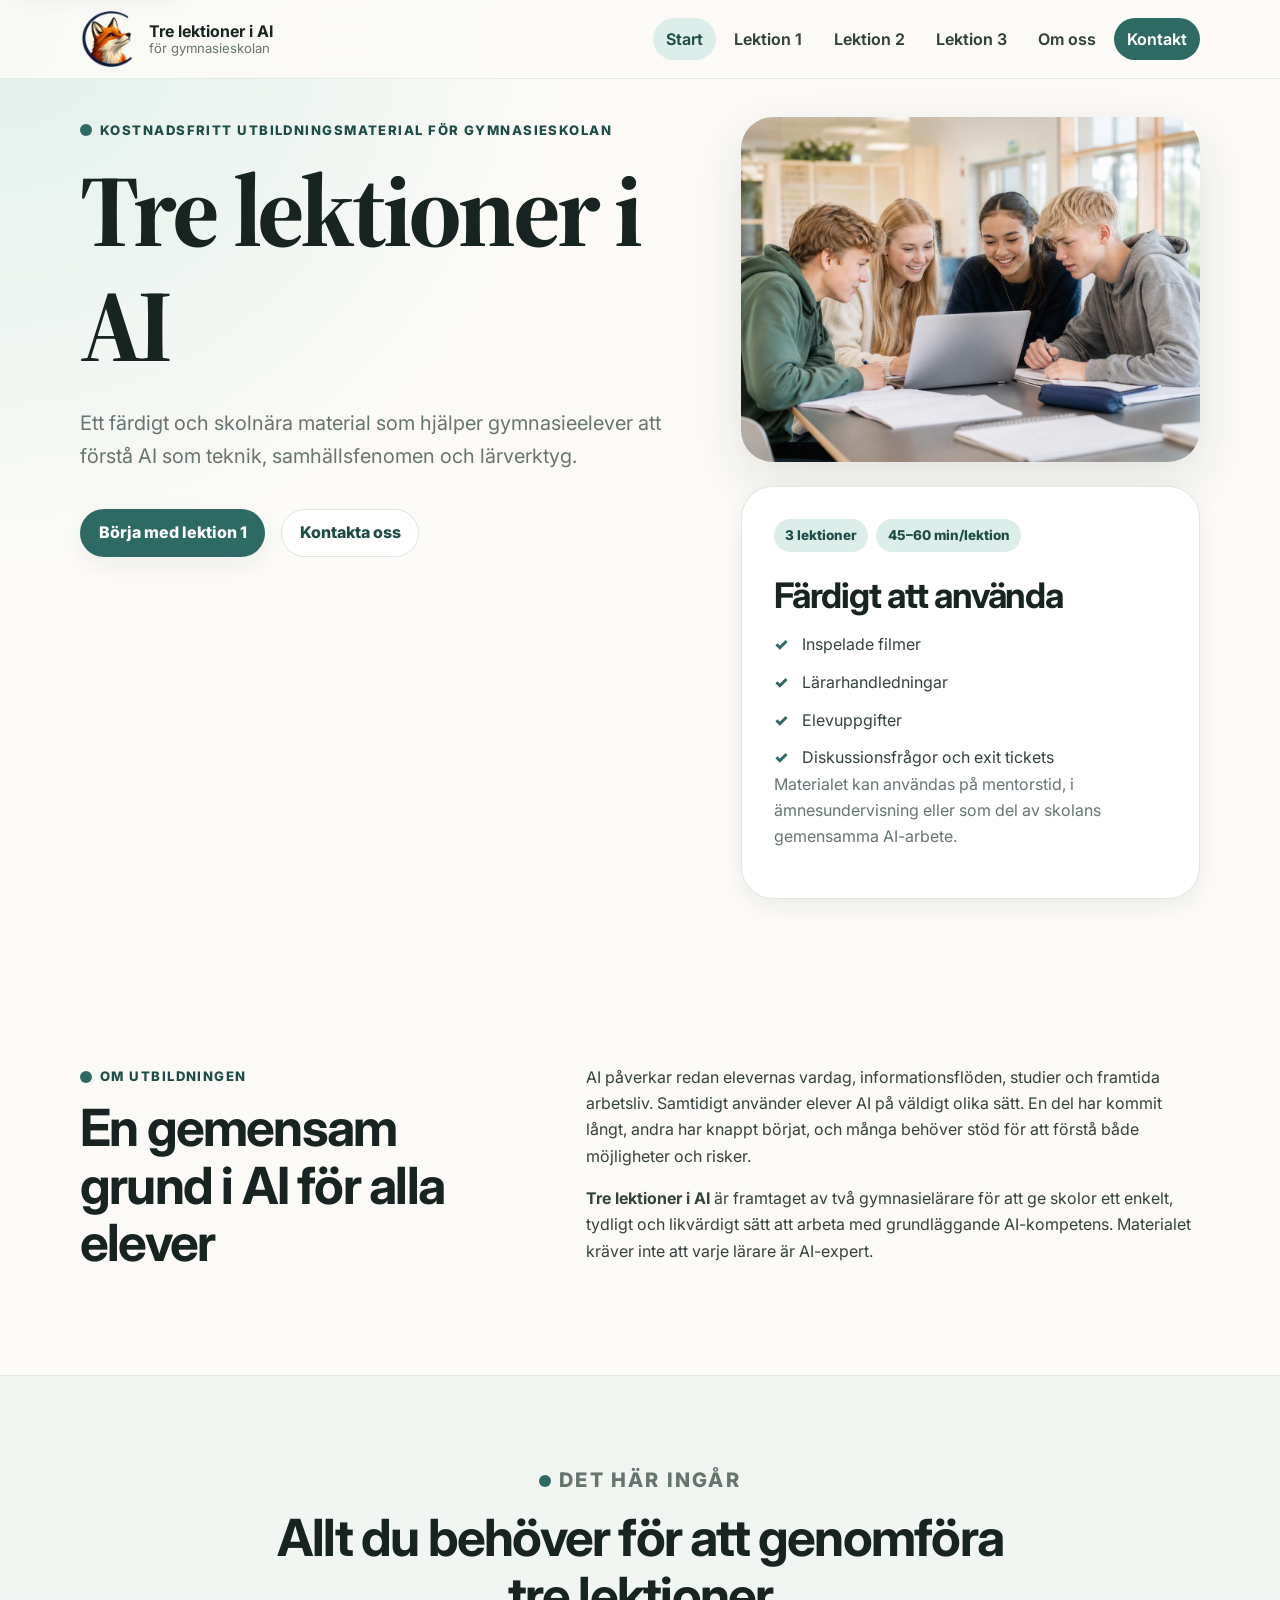
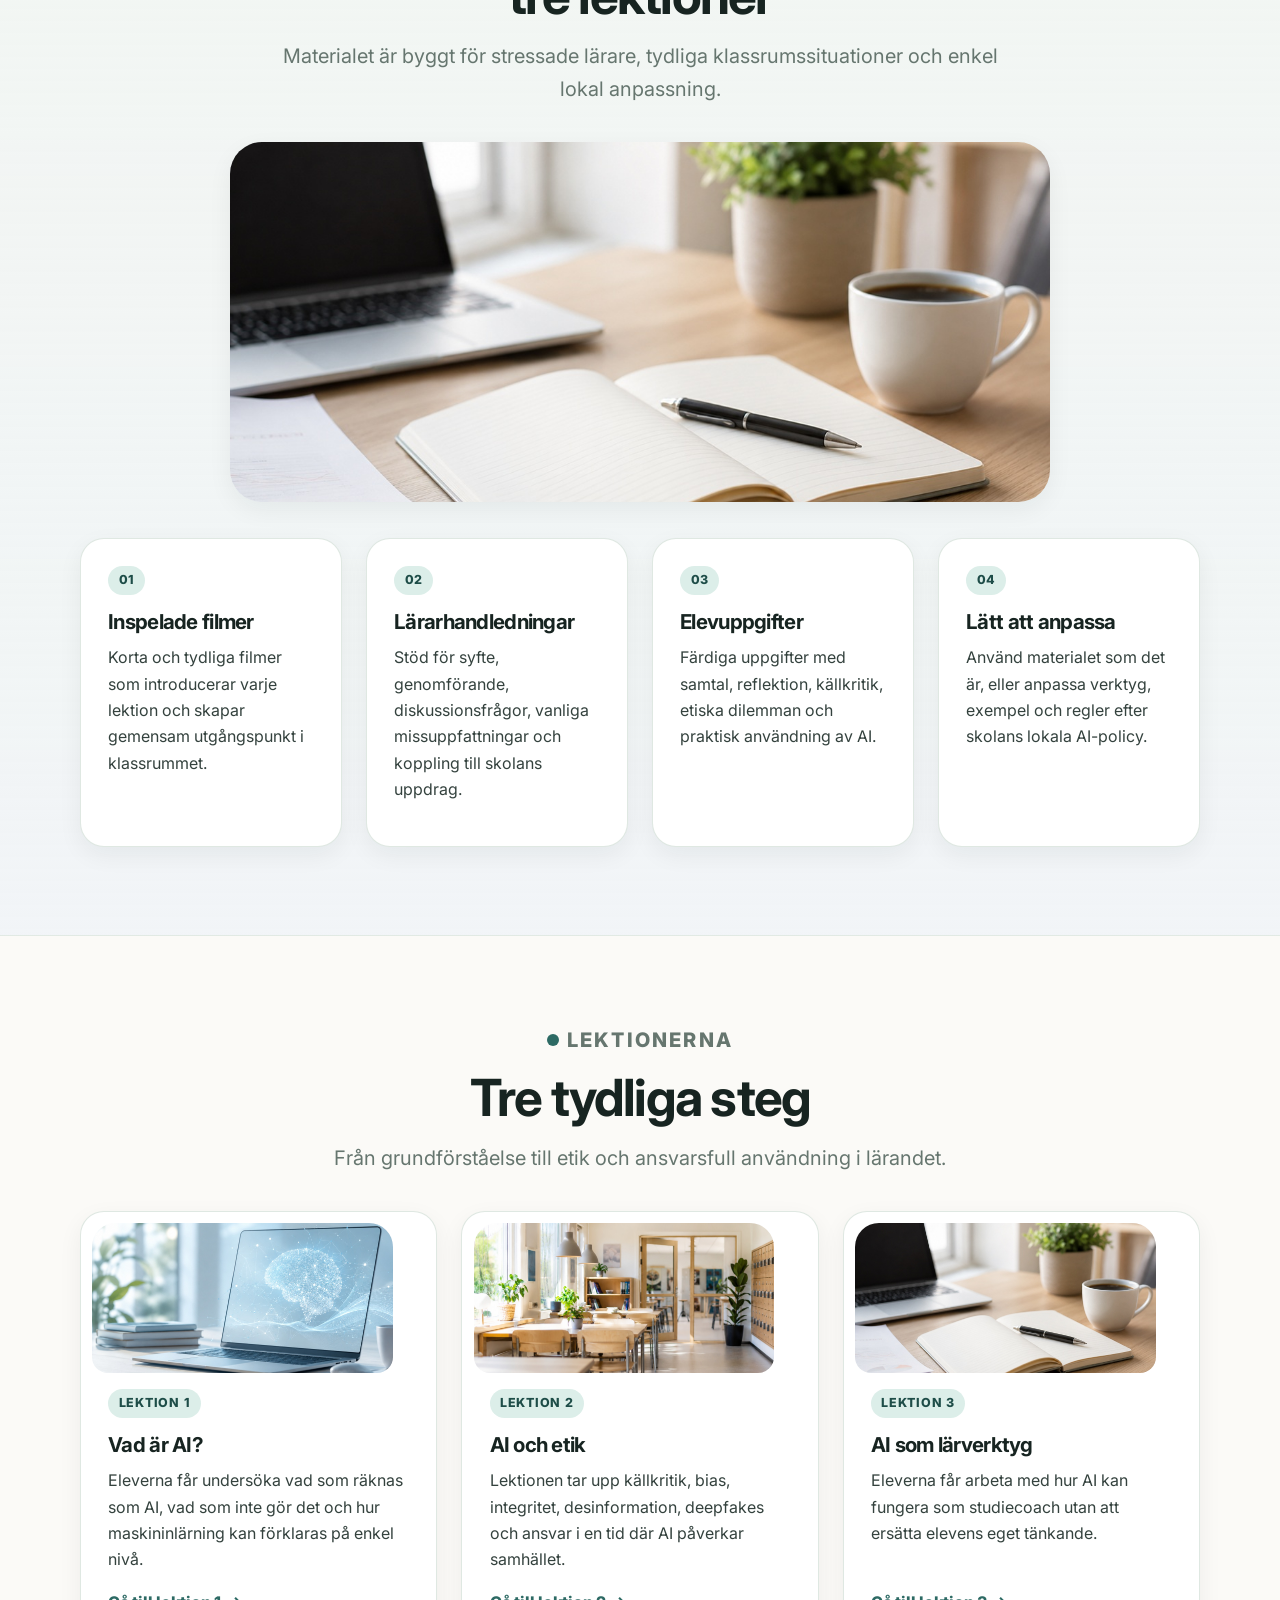
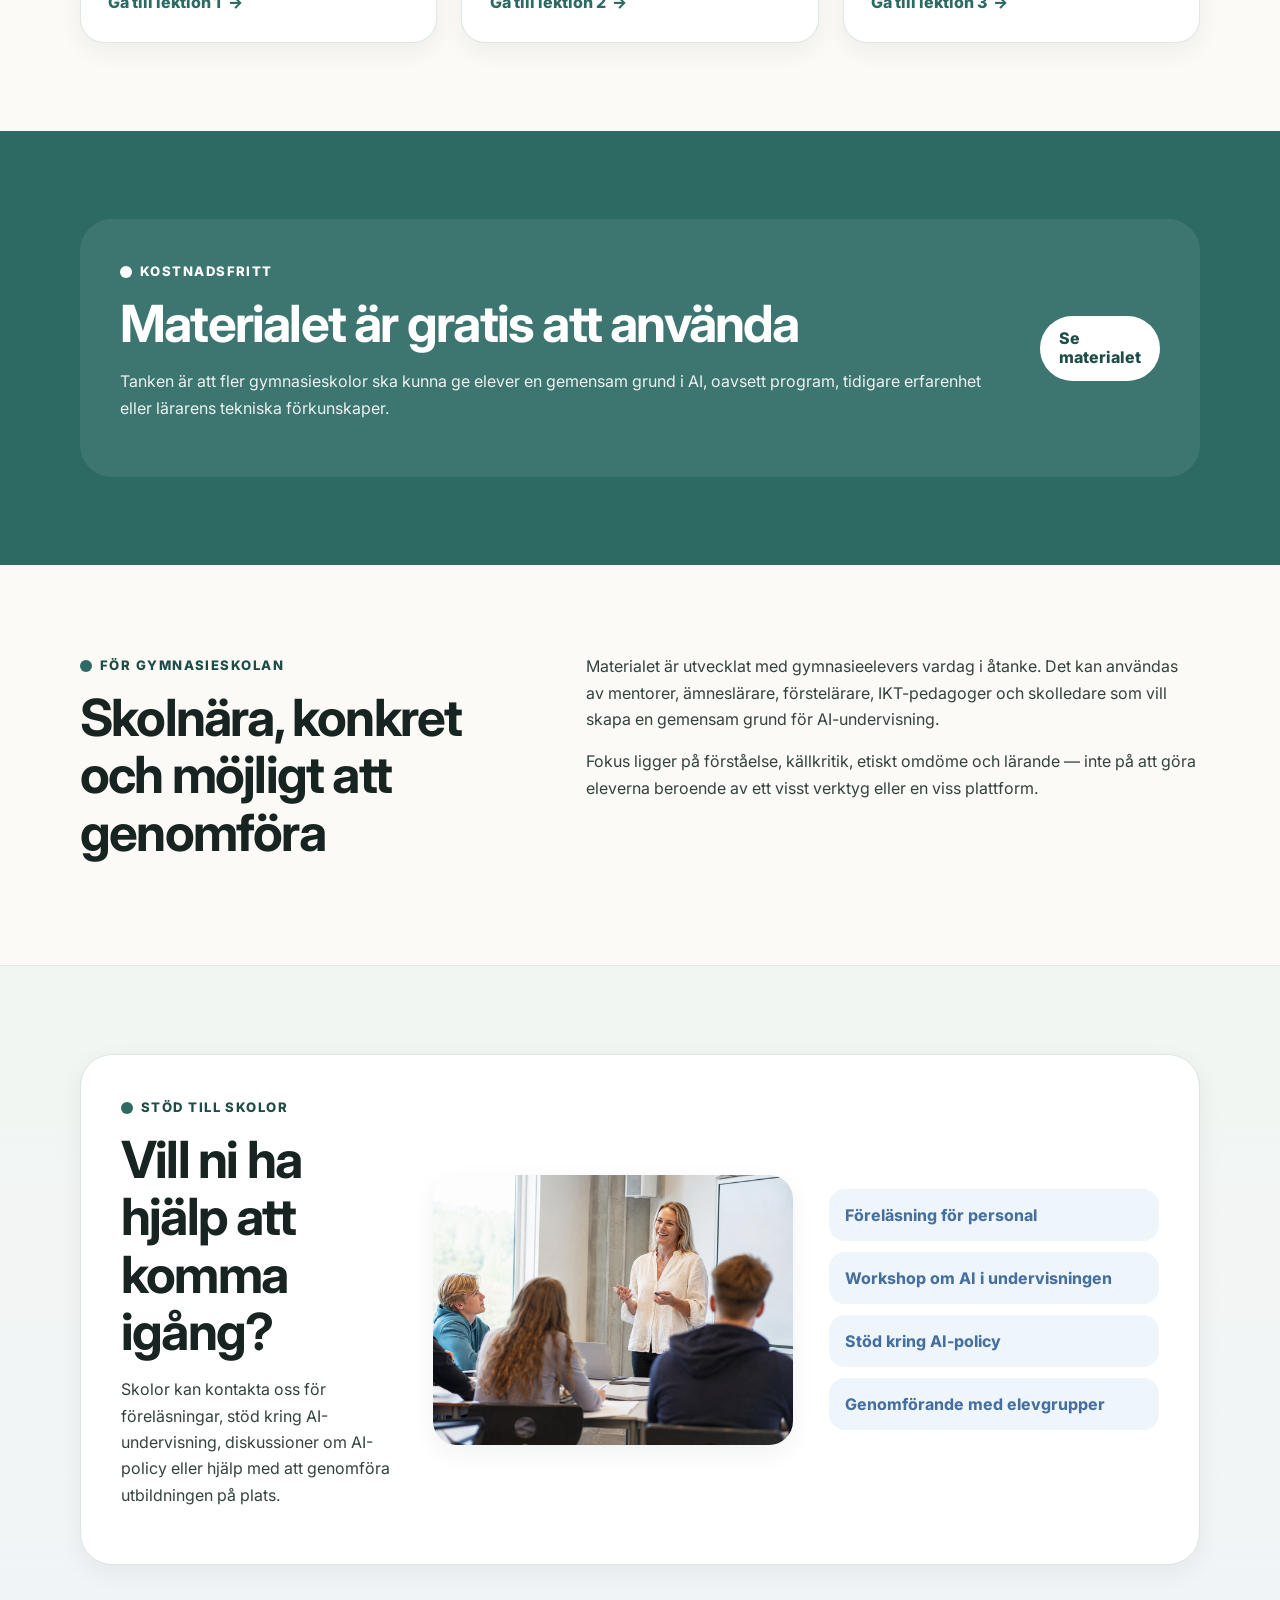
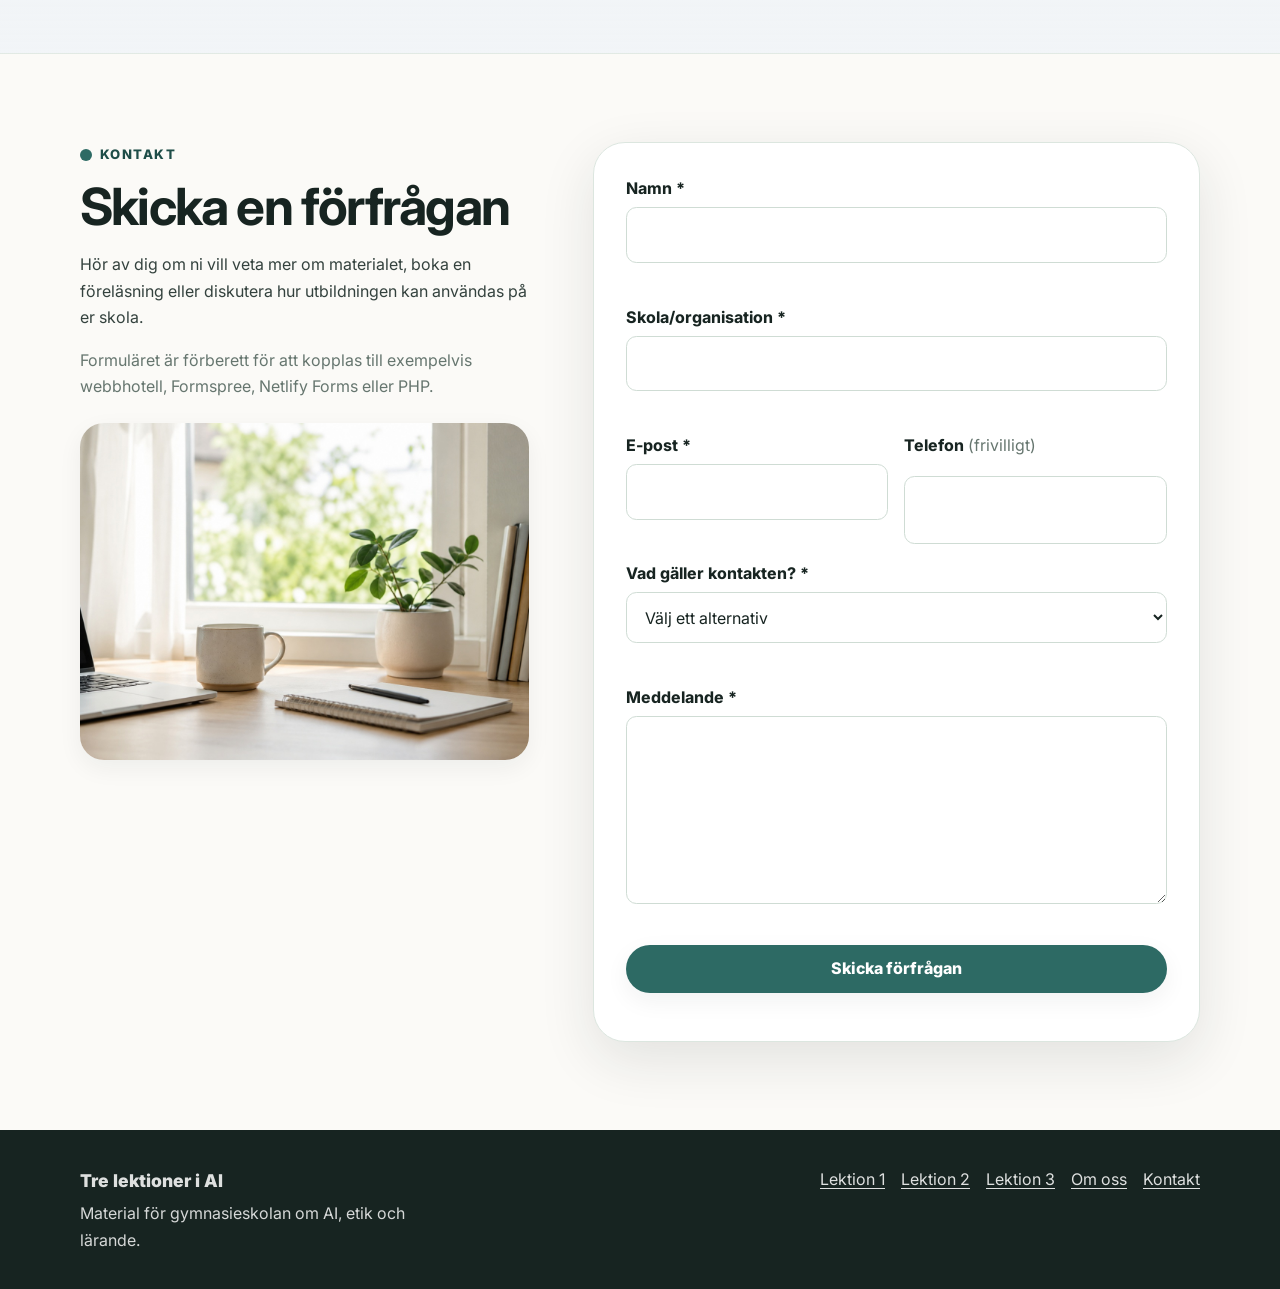
<file: index.html>
<!doctype html>
<html lang="sv">
  <head>
    <meta charset="utf-8" />
    <meta name="viewport" content="width=device-width, initial-scale=1" />
    <title>
      Tre lektioner i AI | Kostnadsfritt material för gymnasieskolan
    </title>
    <meta
      name="description"
      content="Tre lektioner i AI är ett kostnadsfritt utbildningsmaterial för gymnasieskolan med filmer, lärarhandledningar och elevuppgifter."
    />
    <meta property="og:title" content="Tre lektioner i AI" />
    <meta
      property="og:description"
      content="Kostnadsfritt utbildningsmaterial för gymnasieskolan om AI, etik och lärande."
    />
    <meta
      property="og:image"
      content="https://DIN-DOMAN.se/assets/og-image.jpg"
    />
    <meta property="og:type" content="website" />
    <meta property="og:locale" content="sv_SE" />

    <link
      rel="icon"
      type="image/png"
      sizes="32x32"
      href="assets/favicon-32.png"
    />
    <link
      rel="icon"
      type="image/png"
      sizes="48x48"
      href="assets/favicon-48.png"
    />
    <link rel="apple-touch-icon" href="assets/favicon-180.png" />

    <link rel="preconnect" href="https://fonts.googleapis.com" />
    <link rel="preconnect" href="https://fonts.gstatic.com" crossorigin />
    <link
      href="https://fonts.googleapis.com/css2?family=Inter:wght@400;500;600;700;800&family=Source+Serif+4:wght@600;700&display=swap"
      rel="stylesheet"
    />
    <link rel="stylesheet" href="style.css" />
    <script src="script.js" defer></script>
  </head>

  <body>
    <a class="skip-link" href="#main">Hoppa till innehåll</a>

    <header class="site-header">
      <nav class="navbar container" aria-label="Huvudnavigation">
        <a href="index.html" class="brand">
          <img
            src="assets/logo.webp"
            alt="Tre lektioner i AI"
            class="brand-logo"
          />

          <span class="brand-text">
            <strong>Tre lektioner i AI</strong>
            <small>för gymnasieskolan</small>
          </span>
        </a>

        <button
          class="nav-toggle"
          type="button"
          aria-expanded="false"
          aria-controls="primary-menu"
        >
          <span class="sr-only">Öppna meny</span>
          <span class="hamburger" aria-hidden="true"></span>
        </button>

        <ul class="nav-menu" id="primary-menu">
          <li><a href="index.html" aria-current="page">Start</a></li>
          <li><a href="lektion-1.html">Lektion 1</a></li>
          <li><a href="lektion-2.html">Lektion 2</a></li>
          <li><a href="lektion-3.html">Lektion 3</a></li>
          <li><a href="om-oss.html">Om oss</a></li>
          <li><a class="nav-cta" href="#kontakt">Kontakt</a></li>
        </ul>
      </nav>
    </header>

    <main id="main">
      <section class="hero">
        <div class="container hero-inner">
          <div class="hero-content fade-in">
            <p class="eyebrow">
              Kostnadsfritt utbildningsmaterial för gymnasieskolan
            </p>
            <h1>Tre lektioner i AI</h1>
            <p class="hero-text">
              Ett färdigt och skolnära material som hjälper gymnasieelever att
              förstå AI som teknik, samhällsfenomen och lärverktyg.
            </p>

            <div class="button-row">
              <a class="button button-primary" href="lektion-1.html"
                >Börja med lektion 1</a
              >
              <a class="button button-secondary" href="#kontakt"
                >Kontakta oss</a
              >
            </div>
          </div>
          <div class="hero-image-column fade-in">
            <div class="hero-image">
              <img
                src="assets/elever-samarbetar.jpg"
                alt="Gymnasieelever som samarbetar vid en laptop i klassrum"
              />
            </div>

            <aside
              class="hero-card"
              aria-label="Kort sammanfattning av materialet"
            >
              <div class="hero-card-top">
                <span class="pill">3 lektioner</span>
                <span class="pill">45–60 min/lektion</span>
              </div>

              <h2>Färdigt att använda</h2>

              <ul class="check-list">
                <li>Inspelade filmer</li>
                <li>Lärarhandledningar</li>
                <li>Elevuppgifter</li>
                <li>Diskussionsfrågor och exit tickets</li>
              </ul>

              <p class="muted">
                Materialet kan användas på mentorstid, i ämnesundervisning eller
                som del av skolans gemensamma AI-arbete.
              </p>
            </aside>
          </div>
        </div>
      </section>

      <section class="section">
        <div class="container two-column">
          <div class="fade-in">
            <p class="eyebrow">Om utbildningen</p>
            <h2>En gemensam grund i AI för alla elever</h2>
          </div>

          <div class="prose fade-in">
            <p>
              AI påverkar redan elevernas vardag, informationsflöden, studier
              och framtida arbetsliv. Samtidigt använder elever AI på väldigt
              olika sätt. En del har kommit långt, andra har knappt börjat, och
              många behöver stöd för att förstå både möjligheter och risker.
            </p>
            <p>
              <strong>Tre lektioner i AI</strong> är framtaget av två
              gymnasielärare för att ge skolor ett enkelt, tydligt och
              likvärdigt sätt att arbeta med grundläggande AI-kompetens.
              Materialet kräver inte att varje lärare är AI-expert.
            </p>
          </div>
        </div>
      </section>

      <section class="section soft-section" aria-labelledby="ingar-heading">
        <div class="container">
          <div class="section-header fade-in">
            <p class="eyebrow">Det här ingår</p>
            <h2 id="ingar-heading">
              Allt du behöver för att genomföra tre lektioner
            </h2>
            <p>
              Materialet är byggt för stressade lärare, tydliga
              klassrumssituationer och enkel lokal anpassning.
            </p>
          </div>

          <div class="section-image fade-in">
            <img
              src="assets/material-studier.jpg"
              alt="Anteckningsbok, penna och laptop på ett ljust skrivbord"
            />
          </div>

          <div class="feature-grid">
            <article class="feature-card fade-in">
              <span class="feature-number">01</span>
              <h3>Inspelade filmer</h3>
              <p>
                Korta och tydliga filmer som introducerar varje lektion och
                skapar gemensam utgångspunkt i klassrummet.
              </p>
            </article>

            <article class="feature-card fade-in">
              <span class="feature-number">02</span>
              <h3>Lärarhandledningar</h3>
              <p>
                Stöd för syfte, genomförande, diskussionsfrågor, vanliga
                missuppfattningar och koppling till skolans uppdrag.
              </p>
            </article>

            <article class="feature-card fade-in">
              <span class="feature-number">03</span>
              <h3>Elevuppgifter</h3>
              <p>
                Färdiga uppgifter med samtal, reflektion, källkritik, etiska
                dilemman och praktisk användning av AI.
              </p>
            </article>

            <article class="feature-card fade-in">
              <span class="feature-number">04</span>
              <h3>Lätt att anpassa</h3>
              <p>
                Använd materialet som det är, eller anpassa verktyg, exempel och
                regler efter skolans lokala AI-policy.
              </p>
            </article>
          </div>
        </div>
      </section>

      <section class="section" aria-labelledby="lektioner-heading">
        <div class="container">
          <div class="section-header fade-in">
            <p class="eyebrow">Lektionerna</p>
            <h2 id="lektioner-heading">Tre tydliga steg</h2>
            <p>
              Från grundförståelse till etik och ansvarsfull användning i
              lärandet.
            </p>
          </div>

          <div class="lesson-card-grid">
            <article class="lesson-card fade-in">
              <img
                class="lesson-card-image"
                src="assets/ai-teknik.jpg"
                alt="Laptop med abstrakt visualisering av AI och nätverk"
              />
              <div class="lesson-card-label">Lektion 1</div>
              <h3>Vad är AI?</h3>
              <p>
                Eleverna får undersöka vad som räknas som AI, vad som inte gör
                det och hur maskininlärning kan förklaras på enkel nivå.
              </p>
              <a class="text-link" href="lektion-1.html">Gå till lektion 1</a>
            </article>

            <article class="lesson-card fade-in">
              <img
                class="lesson-card-image"
                src="assets/klassrum.jpg"
                alt="Elever som diskuterar tillsammans vid en laptop"
              />
              <div class="lesson-card-label">Lektion 2</div>
              <h3>AI och etik</h3>
              <p>
                Lektionen tar upp källkritik, bias, integritet, desinformation,
                deepfakes och ansvar i en tid där AI påverkar samhället.
              </p>
              <a class="text-link" href="lektion-2.html">Gå till lektion 2</a>
            </article>

            <article class="lesson-card fade-in">
              <img
                class="lesson-card-image"
                src="assets/material-studier.jpg"
                alt="Anteckningsbok och penna på ett skrivbord"
              />
              <div class="lesson-card-label">Lektion 3</div>
              <h3>AI som lärverktyg</h3>
              <p>
                Eleverna får arbeta med hur AI kan fungera som studiecoach utan
                att ersätta elevens eget tänkande.
              </p>
              <a class="text-link" href="lektion-3.html">Gå till lektion 3</a>
            </article>
          </div>
        </div>
      </section>

      <section class="section band-section">
        <div class="container band-inner fade-in">
          <div>
            <p class="eyebrow">Kostnadsfritt</p>
            <h2>Materialet är gratis att använda</h2>
            <p>
              Tanken är att fler gymnasieskolor ska kunna ge elever en gemensam
              grund i AI, oavsett program, tidigare erfarenhet eller lärarens
              tekniska förkunskaper.
            </p>
          </div>
          <a class="button button-light" href="lektion-1.html">Se materialet</a>
        </div>
      </section>

      <section class="section">
        <div class="container two-column">
          <div class="fade-in">
            <p class="eyebrow">För gymnasieskolan</p>
            <h2>Skolnära, konkret och möjligt att genomföra</h2>
          </div>

          <div class="prose fade-in">
            <p>
              Materialet är utvecklat med gymnasieelevers vardag i åtanke. Det
              kan användas av mentorer, ämneslärare, förstelärare, IKT-pedagoger
              och skolledare som vill skapa en gemensam grund för
              AI-undervisning.
            </p>
            <p>
              Fokus ligger på förståelse, källkritik, etiskt omdöme och lärande
              — inte på att göra eleverna beroende av ett visst verktyg eller en
              viss plattform.
            </p>
          </div>
        </div>
      </section>

      <section class="section soft-section">
        <div class="container cta-panel fade-in">
          <div>
            <p class="eyebrow">Stöd till skolor</p>
            <h2>Vill ni ha hjälp att komma igång?</h2>
            <p>
              Skolor kan kontakta oss för föreläsningar, stöd kring
              AI-undervisning, diskussioner om AI-policy eller hjälp med att
              genomföra utbildningen på plats.
            </p>
          </div>
          <img
            class="cta-image"
            src="assets/forelasning-ai.jpg"
            alt="Lärare som föreläser för elever i ett ljust klassrum"
          />

          <ul class="support-list" aria-label="Exempel på stöd">
            <li>Föreläsning för personal</li>
            <li>Workshop om AI i undervisningen</li>
            <li>Stöd kring AI-policy</li>
            <li>Genomförande med elevgrupper</li>
          </ul>
        </div>
      </section>

      <section
        class="section contact-section"
        id="kontakt"
        aria-labelledby="kontakt-heading"
      >
        <div class="container contact-layout">
          <div class="contact-intro fade-in">
            <p class="eyebrow">Kontakt</p>
            <h2 id="kontakt-heading">Skicka en förfrågan</h2>
            <p>
              Hör av dig om ni vill veta mer om materialet, boka en föreläsning
              eller diskutera hur utbildningen kan användas på er skola.
            </p>
            <p class="muted">
              Formuläret är förberett för att kopplas till exempelvis
              webbhotell, Formspree, Netlify Forms eller PHP.
            </p>
            <img
              class="contact-image"
              src="assets/kontakt.jpg"
              alt="Ljust skrivbord med anteckningsbok, växt och kaffekopp"
            />
          </div>

          <!--
          Formuläret är i demoläge.
          För att koppla det till en riktig formulärtjänst:
          1. Byt action="#" till tjänstens URL, t.ex. https://formspree.io/f/xxxxxxx
          2. Ändra data-demo="true" till data-demo="false"
          3. Kontrollera att fältnamnen matchar tjänstens instruktioner
        -->
          <form
            class="contact-form fade-in"
            id="contactForm"
            action="#"
            method="post"
            data-demo="true"
            novalidate
          >
            <div class="form-field">
              <label for="name">Namn <span aria-hidden="true">*</span></label>
              <input
                id="name"
                name="name"
                type="text"
                autocomplete="name"
                required
                aria-describedby="name-error"
              />
              <p class="error-message" id="name-error"></p>
            </div>

            <div class="form-field">
              <label for="organization"
                >Skola/organisation <span aria-hidden="true">*</span></label
              >
              <input
                id="organization"
                name="organization"
                type="text"
                autocomplete="organization"
                required
                aria-describedby="organization-error"
              />
              <p class="error-message" id="organization-error"></p>
            </div>

            <div class="form-grid">
              <div class="form-field">
                <label for="email"
                  >E-post <span aria-hidden="true">*</span></label
                >
                <input
                  id="email"
                  name="email"
                  type="email"
                  autocomplete="email"
                  required
                  aria-describedby="email-error"
                />
                <p class="error-message" id="email-error"></p>
              </div>

              <div class="form-field">
                <label for="phone"
                  >Telefon <span class="optional">(frivilligt)</span></label
                >
                <input id="phone" name="phone" type="tel" autocomplete="tel" />
              </div>
            </div>

            <div class="form-field">
              <label for="topic"
                >Vad gäller kontakten? <span aria-hidden="true">*</span></label
              >
              <select
                id="topic"
                name="topic"
                required
                aria-describedby="topic-error"
              >
                <option value="">Välj ett alternativ</option>
                <option value="forelasning">Föreläsning</option>
                <option value="ai-policy">AI-policy</option>
                <option value="genomforande">
                  Stöd för att genomföra utbildningen
                </option>
                <option value="materialet">Frågor om materialet</option>
                <option value="annat">Annat</option>
              </select>
              <p class="error-message" id="topic-error"></p>
            </div>

            <div class="form-field">
              <label for="message"
                >Meddelande <span aria-hidden="true">*</span></label
              >
              <textarea
                id="message"
                name="message"
                rows="6"
                required
                aria-describedby="message-error"
              ></textarea>
              <p class="error-message" id="message-error"></p>
            </div>

            <!-- Enkel spamfälla. Ska lämnas tom av riktiga användare. -->
            <div class="honeypot" aria-hidden="true">
              <label for="website">Webbplats</label>
              <input
                id="website"
                name="website"
                type="text"
                tabindex="-1"
                autocomplete="off"
              />
            </div>

            <button class="button button-primary" type="submit">
              Skicka förfrågan
            </button>
            <p
              class="form-status"
              id="formStatus"
              role="status"
              aria-live="polite"
            ></p>
          </form>
        </div>
      </section>
    </main>

    <footer class="site-footer">
      <div class="container footer-inner">
        <div>
          <a class="footer-brand" href="index.html">Tre lektioner i AI</a>
          <p>Material för gymnasieskolan om AI, etik och lärande.</p>
        </div>

        <nav aria-label="Sidfot">
          <a href="lektion-1.html">Lektion 1</a>
          <a href="lektion-2.html">Lektion 2</a>
          <a href="lektion-3.html">Lektion 3</a>
          <a href="om-oss.html">Om oss</a>
          <a href="#kontakt">Kontakt</a>
        </nav>
      </div>
    </footer>
  </body>
</html>
</file>
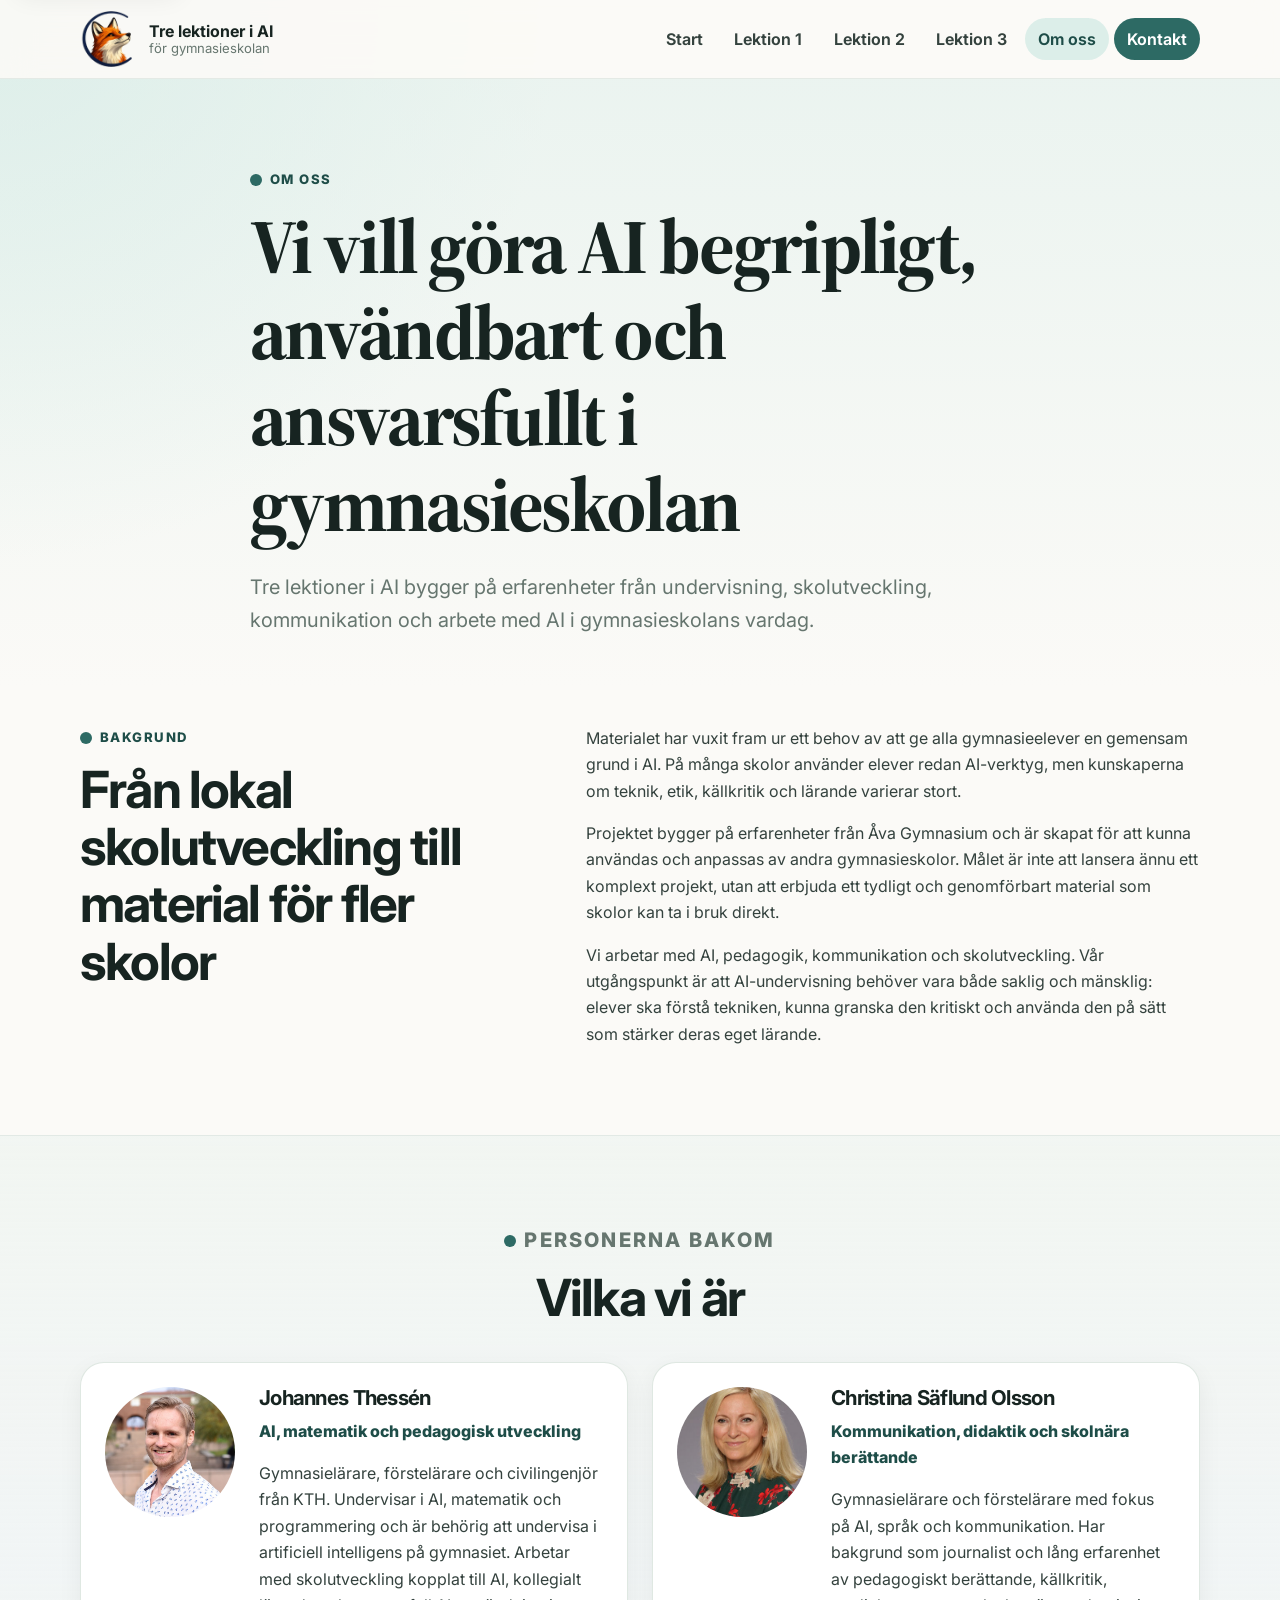
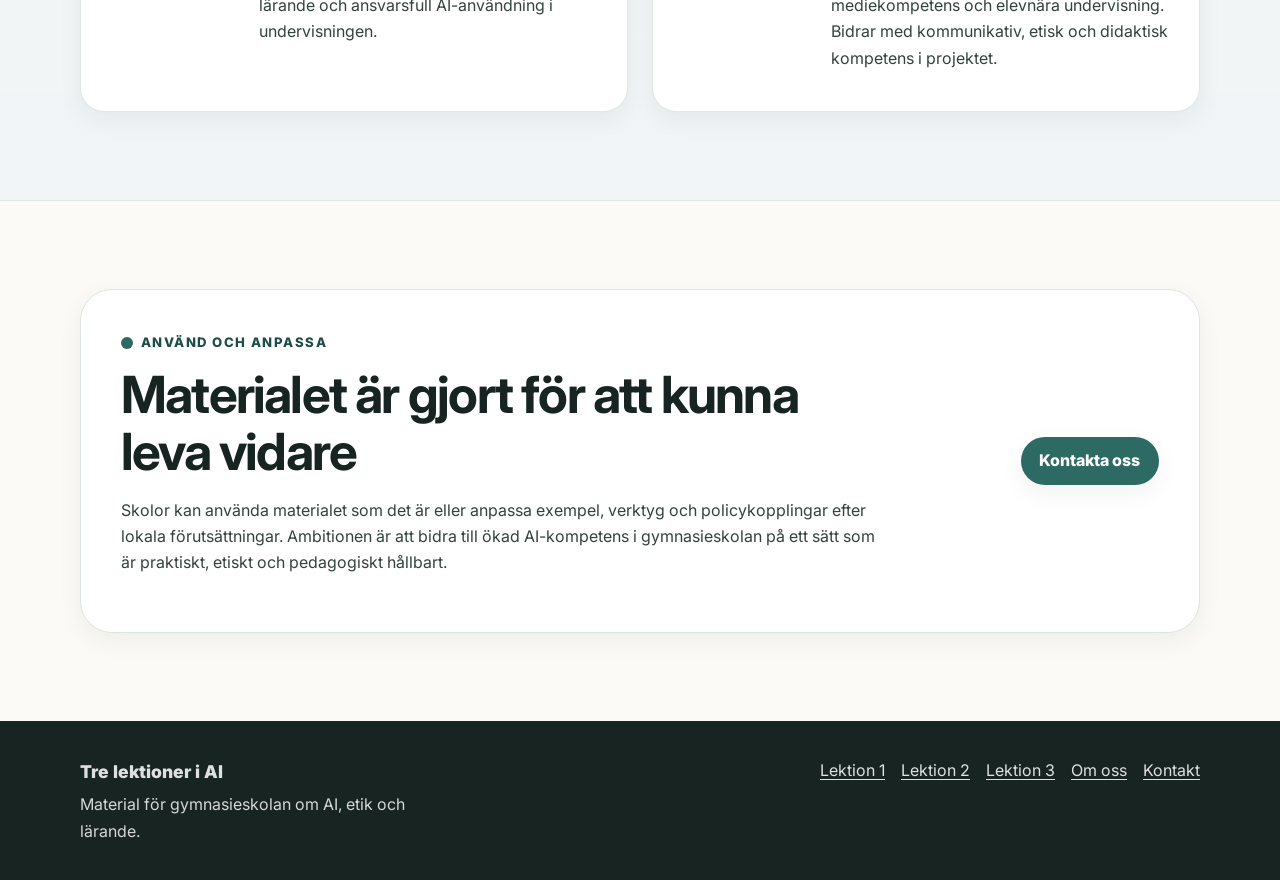
<file: om-oss.html>
<!doctype html>
<html lang="sv">
  <head>
    <meta charset="utf-8" />
    <meta name="viewport" content="width=device-width, initial-scale=1" />
    <title>Om oss | Tre lektioner i AI</title>
    <meta
      name="description"
      content="Läs mer om personerna bakom Tre lektioner i AI och varför materialet har tagits fram för gymnasieskolan."
    />

    <link rel="preconnect" href="https://fonts.googleapis.com" />
    <link rel="preconnect" href="https://fonts.gstatic.com" crossorigin />
    <link
      href="https://fonts.googleapis.com/css2?family=Inter:wght@400;500;600;700;800&family=Source+Serif+4:wght@600;700&display=swap"
      rel="stylesheet"
    />

    <link rel="stylesheet" href="style.css" />
    <script src="script.js" defer></script>
  </head>

  <body>
    <a class="skip-link" href="#main">Hoppa till innehåll</a>

    <header class="site-header">
      <nav class="navbar container" aria-label="Huvudnavigation">
        <a href="index.html" class="brand">
          <img
            src="assets/logo.webp"
            alt="Tre lektioner i AI"
            class="brand-logo"
          />

          <span class="brand-text">
            <strong>Tre lektioner i AI</strong>
            <small>för gymnasieskolan</small>
          </span>
        </a>

        <button
          class="nav-toggle"
          type="button"
          aria-expanded="false"
          aria-controls="primary-menu"
        >
          <span class="sr-only">Öppna meny</span>
          <span class="hamburger" aria-hidden="true"></span>
        </button>

        <ul class="nav-menu" id="primary-menu">
          <li><a href="index.html">Start</a></li>
          <li><a href="lektion-1.html">Lektion 1</a></li>
          <li><a href="lektion-2.html">Lektion 2</a></li>
          <li><a href="lektion-3.html">Lektion 3</a></li>
          <li><a href="om-oss.html" aria-current="page">Om oss</a></li>
          <li><a class="nav-cta" href="index.html#kontakt">Kontakt</a></li>
        </ul>
      </nav>
    </header>

    <main id="main">
      <section class="page-hero">
        <div class="container narrow fade-in">
          <p class="eyebrow">Om oss</p>
          <h1>
            Vi vill göra AI begripligt, användbart och ansvarsfullt i
            gymnasieskolan
          </h1>
          <p class="lead">
            Tre lektioner i AI bygger på erfarenheter från undervisning,
            skolutveckling, kommunikation och arbete med AI i gymnasieskolans
            vardag.
          </p>
        </div>
      </section>

      <section class="section pt-small">
        <div class="container two-column">
          <div class="fade-in">
            <p class="eyebrow">Bakgrund</p>
            <h2>Från lokal skolutveckling till material för fler skolor</h2>
          </div>

          <div class="prose fade-in">
            <p>
              Materialet har vuxit fram ur ett behov av att ge alla
              gymnasieelever en gemensam grund i AI. På många skolor använder
              elever redan AI-verktyg, men kunskaperna om teknik, etik,
              källkritik och lärande varierar stort.
            </p>
            <p>
              Projektet bygger på erfarenheter från Åva Gymnasium och är skapat
              för att kunna användas och anpassas av andra gymnasieskolor. Målet
              är inte att lansera ännu ett komplext projekt, utan att erbjuda
              ett tydligt och genomförbart material som skolor kan ta i bruk
              direkt.
            </p>
            <p>
              Vi arbetar med AI, pedagogik, kommunikation och skolutveckling.
              Vår utgångspunkt är att AI-undervisning behöver vara både saklig
              och mänsklig: elever ska förstå tekniken, kunna granska den
              kritiskt och använda den på sätt som stärker deras eget lärande.
            </p>
          </div>
        </div>
      </section>

      <section class="section soft-section" aria-labelledby="team-heading">
        <div class="container">
          <div class="section-header fade-in">
            <p class="eyebrow">Personerna bakom</p>
            <h2 id="team-heading">Vilka vi är</h2>
          </div>

          <div class="profile-grid">
            <article class="profile-card fade-in">
              <img
                src="assets/profilbild-1.jpg"
                alt="Johannes Thessén"
                class="profile-photo"
              />

              <div>
                <h3>Johannes Thessén</h3>
                <p class="profile-role">
                  AI, matematik och pedagogisk utveckling
                </p>
                <p>
                  Gymnasielärare, förstelärare och civilingenjör från KTH.
                  Undervisar i AI, matematik och programmering och är behörig
                  att undervisa i artificiell intelligens på gymnasiet. Arbetar
                  med skolutveckling kopplat till AI, kollegialt lärande och
                  ansvarsfull AI-användning i undervisningen.
                </p>
              </div>
            </article>

            <article class="profile-card fade-in">
              <img
                src="assets/profilbild-2.jpg"
                alt="Christina Säflund Olsson"
                class="profile-photo"
              />

              <div>
                <h3>Christina Säflund Olsson</h3>
                <p class="profile-role">
                  Kommunikation, didaktik och skolnära berättande
                </p>
                <p>
                  Gymnasielärare och förstelärare med fokus på AI, språk och
                  kommunikation. Har bakgrund som journalist och lång erfarenhet
                  av pedagogiskt berättande, källkritik, mediekompetens och
                  elevnära undervisning. Bidrar med kommunikativ, etisk och
                  didaktisk kompetens i projektet.
                </p>
              </div>
            </article>
          </div>
        </div>
      </section>

      <section class="section">
        <div class="container cta-panel fade-in">
          <div>
            <p class="eyebrow">Använd och anpassa</p>
            <h2>Materialet är gjort för att kunna leva vidare</h2>
            <p>
              Skolor kan använda materialet som det är eller anpassa exempel,
              verktyg och policykopplingar efter lokala förutsättningar.
              Ambitionen är att bidra till ökad AI-kompetens i gymnasieskolan på
              ett sätt som är praktiskt, etiskt och pedagogiskt hållbart.
            </p>
          </div>

          <a class="button button-primary" href="index.html#kontakt"
            >Kontakta oss</a
          >
        </div>
      </section>
    </main>

    <footer class="site-footer">
      <div class="container footer-inner">
        <div>
          <a class="footer-brand" href="index.html">Tre lektioner i AI</a>
          <p>Material för gymnasieskolan om AI, etik och lärande.</p>
        </div>

        <nav aria-label="Sidfot">
          <a href="lektion-1.html">Lektion 1</a>
          <a href="lektion-2.html">Lektion 2</a>
          <a href="lektion-3.html">Lektion 3</a>
          <a href="om-oss.html">Om oss</a>
          <a href="index.html#kontakt">Kontakt</a>
        </nav>
      </div>
    </footer>
  </body>
</html>
</file>
<file: style.css>
:root {
  --color-bg: #fbfaf7;
  --color-surface: #ffffff;
  --color-soft: #f0f5f1;
  --color-soft-blue: #eef5fb;
  --color-ink: #172421;
  --color-text: #34423e;
  --color-muted: #66766f;
  --color-border: #dce6df;

  --color-primary: #2d6a64;
  --color-primary-dark: #1e4d48;
  --color-primary-soft: #dceee9;

  --color-accent: #466f9f;
  --color-accent-soft: #e5eef7;

  --color-warm: #f4eadb;
  --color-warning-soft: #fff3dc;
  --color-warning: #9a5b1f;

  --color-focus: #1a73e8;
  --color-error: #b42318;
  --color-success: #227950;

  --font-sans:
    "Inter", system-ui, -apple-system, BlinkMacSystemFont, "Segoe UI",
    sans-serif;
  --font-serif: "Source Serif 4", Georgia, serif;

  --container: 1120px;
  --container-narrow: 780px;

  --space-xs: 0.4rem;
  --space-sm: 0.75rem;
  --space-md: 1rem;
  --space-lg: 1.5rem;
  --space-xl: 2.25rem;
  --space-2xl: 3.5rem;
  --space-3xl: 5.5rem;

  --radius-sm: 0.65rem;
  --radius-md: 1rem;
  --radius-lg: 1.5rem;
  --radius-xl: 2rem;

  --shadow-sm: 0 8px 24px rgba(23, 36, 33, 0.06);
  --shadow-md: 0 18px 55px rgba(23, 36, 33, 0.11);

  --transition: 180ms ease;
}

/* Grundinställningar */

*,
*::before,
*::after {
  box-sizing: border-box;
}

html {
  scroll-behavior: smooth;
  scroll-padding-top: 90px;
}

body {
  margin: 0;
  font-family: var(--font-sans);
  color: var(--color-text);
  background:
    radial-gradient(
      circle at top left,
      rgba(220, 238, 233, 0.9),
      transparent 35rem
    ),
    var(--color-bg);
  line-height: 1.65;
  text-rendering: optimizeLegibility;
}

img,
svg,
video,
iframe {
  max-width: 100%;
}

img {
  display: block;
  height: auto;
}

a {
  color: var(--color-primary);
  text-decoration-thickness: 0.09em;
  text-underline-offset: 0.2em;
}

a:hover {
  color: var(--color-primary-dark);
}

button,
input,
textarea,
select {
  font: inherit;
}

::selection {
  background: var(--color-primary-soft);
  color: var(--color-ink);
}

:focus-visible {
  outline: 3px solid var(--color-focus);
  outline-offset: 3px;
}

.sr-only {
  position: absolute;
  width: 1px;
  height: 1px;
  overflow: hidden;
  clip-path: inset(50%);
  white-space: nowrap;
}

.skip-link {
  position: absolute;
  left: 1rem;
  top: 1rem;
  z-index: 999;
  padding: 0.75rem 1rem;
  color: var(--color-ink);
  background: var(--color-surface);
  border-radius: var(--radius-sm);
  box-shadow: var(--shadow-sm);
  transform: translateY(-150%);
  transition: transform var(--transition);
}

.skip-link:focus {
  transform: translateY(0);
}

/* Layout */

.container {
  width: min(var(--container), calc(100% - 2rem));
  margin-inline: auto;
}

.narrow {
  width: min(var(--container-narrow), calc(100% - 2rem));
}

.section {
  padding: clamp(3.5rem, 7vw, var(--space-3xl)) 0;
}

.pt-small {
  padding-top: var(--space-xl);
}

.two-column {
  display: grid;
  grid-template-columns: 0.9fr 1.25fr;
  gap: clamp(2rem, 5vw, 5rem);
  align-items: start;
}

.prose {
  max-width: 68ch;
}

.prose p:first-child {
  margin-top: 0;
}

.prose p:last-child {
  margin-bottom: 0;
}

.section-header {
  max-width: 760px;
  margin: 0 auto var(--space-xl);
  text-align: center;
}

.section-header p {
  margin-inline: auto;
}

.section-image {
  margin: 0 auto var(--space-xl);
  max-width: 820px;
}

.section-image img {
  width: 100%;
  max-height: 360px;
  border-radius: var(--radius-xl);
  object-fit: cover;
  box-shadow: var(--shadow-sm);
}

/* Typografi */

h1,
h2,
h3 {
  color: var(--color-ink);
  line-height: 1.12;
  letter-spacing: -0.035em;
}

h1 {
  margin: 0 0 var(--space-lg);
  font-family: var(--font-serif);
  font-size: clamp(3rem, 8vw, 6.7rem);
}

h2 {
  margin: 0 0 var(--space-md);
  font-size: clamp(2rem, 4vw, 3.2rem);
}

h3 {
  margin: 0 0 0.65rem;
  font-size: 1.28rem;
}

p {
  margin: 0 0 var(--space-md);
}

.lead,
.hero-text,
.section-header p {
  font-size: clamp(1.08rem, 1.6vw, 1.25rem);
  color: var(--color-muted);
}

.eyebrow {
  display: inline-flex;
  align-items: center;
  gap: 0.5rem;
  margin: 0 0 var(--space-sm);
  color: var(--color-primary-dark);
  font-size: 0.82rem;
  font-weight: 800;
  letter-spacing: 0.11em;
  text-transform: uppercase;
}

.eyebrow::before {
  content: "";
  width: 0.75rem;
  height: 0.75rem;
  border-radius: 999px;
  background: var(--color-primary);
}

.muted {
  color: var(--color-muted);
}

.optional {
  color: var(--color-muted);
  font-weight: 400;
}

/* Header och navigation */

.site-header {
  position: sticky;
  top: 0;
  z-index: 100;
  background: rgba(251, 250, 247, 0.9);
  border-bottom: 1px solid rgba(220, 230, 223, 0.75);
  backdrop-filter: blur(16px);
}

.navbar {
  display: flex;
  align-items: center;
  justify-content: space-between;
  min-height: 78px;
  gap: var(--space-lg);
}

.brand {
  display: inline-flex;
  align-items: center;
  gap: 0.8rem;
  color: var(--color-ink);
  text-decoration: none;
}

.brand-logo {
  width: 56px;
  height: 56px;
  object-fit: contain;
  flex-shrink: 0;
}

.brand:hover {
  color: var(--color-ink);
}

/* .brand-mark {
  display: grid;
  place-items: center;
  width: 46px;
  height: 46px;
  color: var(--color-surface);
  background: linear-gradient(
    135deg,
    var(--color-primary),
    var(--color-accent)
  );
  border-radius: 1rem;
  font-weight: 800;
  letter-spacing: -0.05em;
} */

.brand-text {
  display: grid;
  line-height: 1.15;
}

.brand-text strong {
  font-size: 1rem;
}

.brand-text small {
  color: var(--color-muted);
  font-size: 0.82rem;
}

.nav-menu {
  display: flex;
  align-items: center;
  gap: 0.35rem;
  margin: 0;
  padding: 0;
  list-style: none;
}

.nav-menu a {
  display: inline-flex;
  align-items: center;
  min-height: 42px;
  padding: 0.4rem 0.8rem;
  color: var(--color-text);
  font-weight: 650;
  text-decoration: none;
  border-radius: 999px;
}

.nav-menu a:hover,
.nav-menu a[aria-current="page"] {
  color: var(--color-primary-dark);
  background: var(--color-primary-soft);
}

.nav-menu .nav-cta {
  color: var(--color-surface);
  background: var(--color-primary);
}

.nav-menu .nav-cta:hover {
  color: var(--color-surface);
  background: var(--color-primary-dark);
}

.nav-toggle {
  display: none;
  width: 46px;
  height: 46px;
  align-items: center;
  justify-content: center;
  color: var(--color-ink);
  background: var(--color-surface);
  border: 1px solid var(--color-border);
  border-radius: 999px;
  cursor: pointer;
}

.hamburger,
.hamburger::before,
.hamburger::after {
  display: block;
  width: 20px;
  height: 2px;
  background: currentColor;
  border-radius: 999px;
  transition:
    transform var(--transition),
    opacity var(--transition);
}

.hamburger {
  position: relative;
}

.hamburger::before,
.hamburger::after {
  content: "";
  position: absolute;
  left: 0;
}

.hamburger::before {
  top: -6px;
}

.hamburger::after {
  top: 6px;
}

.nav-toggle[aria-expanded="true"] .hamburger {
  background: transparent;
}

.nav-toggle[aria-expanded="true"] .hamburger::before {
  transform: translateY(6px) rotate(45deg);
}

.nav-toggle[aria-expanded="true"] .hamburger::after {
  transform: translateY(-6px) rotate(-45deg);
}

/* Knappar och länkar */

.button-row {
  display: flex;
  flex-wrap: wrap;
  gap: var(--space-md);
  margin-top: var(--space-xl);
}

.button {
  display: inline-flex;
  align-items: center;
  justify-content: center;
  min-height: 48px;
  padding: 0.78rem 1.1rem;
  border: 1px solid transparent;
  border-radius: 999px;
  font-weight: 800;
  line-height: 1.2;
  text-decoration: none;
  cursor: pointer;
  transition:
    transform var(--transition),
    box-shadow var(--transition),
    background-color var(--transition),
    border-color var(--transition);
}

.button:hover {
  transform: translateY(-1px);
}

.button-primary {
  color: var(--color-surface);
  background: var(--color-primary);
  box-shadow: var(--shadow-sm);
}

.button-primary:hover {
  color: var(--color-surface);
  background: var(--color-primary-dark);
  box-shadow: var(--shadow-md);
}

.button-secondary {
  color: var(--color-primary-dark);
  background: var(--color-surface);
  border-color: var(--color-border);
}

.button-secondary:hover {
  background: var(--color-primary-soft);
  border-color: var(--color-primary-soft);
}

.button-light {
  color: var(--color-primary-dark);
  background: var(--color-surface);
}

.button-light:hover {
  color: var(--color-primary-dark);
  background: var(--color-warm);
}

.full-width {
  width: 100%;
}

.text-link {
  display: inline-flex;
  align-items: center;
  gap: 0.4rem;
  margin-top: auto;
  font-weight: 800;
  text-decoration: none;
}

.text-link::after {
  content: "→";
  transition: transform var(--transition);
}

.text-link:hover::after {
  transform: translateX(3px);
}

/* Hero */

.hero {
  padding-top: clamp(1.5rem, 3vw, 2.5rem);
  padding-bottom: clamp(3rem, 6vw, 5rem);
}

.hero-inner {
  display: grid;
  grid-template-columns: minmax(0, 1.12fr) minmax(320px, 0.88fr);
  gap: clamp(2rem, 6vw, 5rem);
  align-items: start;
}

.hero-content {
  max-width: 780px;
}

.hero-card {
  padding: clamp(1.4rem, 3vw, 2rem);
  background:
    linear-gradient(
      160deg,
      rgba(255, 255, 255, 0.92),
      rgba(240, 245, 241, 0.92)
    ),
    var(--color-surface);
  border: 1px solid rgba(220, 230, 223, 0.85);
  border-radius: var(--radius-xl);
  box-shadow: var(--shadow-md);
}

.hero-card h2 {
  font-size: clamp(1.7rem, 3vw, 2.2rem);
}

.hero-card-top {
  display: flex;
  flex-wrap: wrap;
  gap: 0.5rem;
  margin-bottom: var(--space-lg);
}

.hero-image img {
  width: 100%;
  border-radius: var(--radius-xl);
  box-shadow: var(--shadow-md);
  object-fit: cover;
}

.hero-image-column {
  display: flex;
  flex-direction: column;
  gap: 1.5rem;
}

.hero-image img {
  width: 100%;
  max-height: 380px;
  object-fit: cover;
  border-radius: var(--radius-xl);
  box-shadow: var(--shadow-md);
}

.hero-card {
  margin: 0;
  background: #ffffff;
  border: 1px solid rgba(220, 230, 223, 0.9);
  box-shadow: var(--shadow-sm);
}
.pill {
  display: inline-flex;
  align-items: center;
  min-height: 32px;
  padding: 0.35rem 0.7rem;
  color: var(--color-primary-dark);
  background: var(--color-primary-soft);
  border-radius: 999px;
  font-size: 0.84rem;
  font-weight: 800;
}

/* Kort och sektioner */

.soft-section {
  background: linear-gradient(
    180deg,
    rgba(240, 245, 241, 0.82),
    rgba(229, 238, 247, 0.44)
  );
  border-block: 1px solid rgba(220, 230, 223, 0.75);
}

.feature-grid,
.lesson-card-grid,
.profile-grid {
  display: grid;
  gap: var(--space-lg);
}

.feature-grid {
  grid-template-columns: repeat(4, 1fr);
}

.lesson-card-grid {
  grid-template-columns: repeat(3, 1fr);
}

.lesson-card-image {
  width: calc(100% + 2rem);
  height: 150px;
  margin: -1rem -1rem 1rem;
  border-radius: var(--radius-lg) var(--radius-lg) var(--radius-md)
    var(--radius-md);
  object-fit: cover;
}

.feature-card,
.lesson-card,
.content-card,
.side-card,
.download-card,
.profile-card,
.topic-card,
.compare-card {
  background: var(--color-surface);
  border: 1px solid rgba(220, 230, 223, 0.9);
  border-radius: var(--radius-lg);
  box-shadow: var(--shadow-sm);
}

.feature-card,
.lesson-card,
.content-card,
.side-card,
.download-card,
.topic-card,
.compare-card {
  padding: clamp(1.25rem, 2.2vw, 1.7rem);
}

.feature-card,
.lesson-card {
  display: flex;
  flex-direction: column;
  min-height: 250px;
  transition:
    transform var(--transition),
    box-shadow var(--transition),
    border-color var(--transition);
}

.feature-card:hover,
.lesson-card:hover {
  transform: translateY(-4px);
  border-color: var(--color-primary-soft);
  box-shadow: var(--shadow-md);
}

.feature-number,
.lesson-card-label {
  display: inline-flex;
  width: fit-content;
  margin-bottom: var(--space-md);
  padding: 0.25rem 0.65rem;
  color: var(--color-primary-dark);
  background: var(--color-primary-soft);
  border-radius: 999px;
  font-size: 0.78rem;
  font-weight: 800;
  letter-spacing: 0.06em;
  text-transform: uppercase;
}

.band-section {
  background: var(--color-primary);
  color: rgba(255, 255, 255, 0.9);
}

.band-section h2,
.band-section .eyebrow {
  color: var(--color-surface);
}

.band-section .eyebrow::before {
  background: var(--color-surface);
}

.band-inner,
.cta-panel {
  display: flex;
  align-items: center;
  justify-content: space-between;
  gap: var(--space-xl);
  padding: clamp(1.5rem, 4vw, 2.5rem);
  border-radius: var(--radius-xl);
}

.band-inner {
  background: rgba(255, 255, 255, 0.08);
}

.cta-panel {
  background: var(--color-surface);
  border: 1px solid var(--color-border);
  box-shadow: var(--shadow-sm);
}

.cta-image {
  width: min(100%, 360px);
  border-radius: var(--radius-lg);
  object-fit: cover;
  box-shadow: var(--shadow-sm);
}

.cta-panel > div {
  max-width: 760px;
}

.support-list {
  display: grid;
  gap: 0.7rem;
  min-width: min(100%, 330px);
  margin: 0;
  padding: 0;
  list-style: none;
}

.support-list li {
  padding: 0.8rem 1rem;
  background: var(--color-soft-blue);
  border-radius: var(--radius-md);
  color: var(--color-accent);
  font-weight: 750;
}

.check-list {
  display: grid;
  gap: 0.7rem;
  margin: var(--space-md) 0 0;
  padding: 0;
  list-style: none;
}

.check-list li {
  position: relative;
  padding-left: 1.75rem;
}

.check-list li::before {
  content: "✓";
  position: absolute;
  left: 0;
  top: 0;
  color: var(--color-primary);
  font-weight: 900;
}

/* Lektioner */

.page-hero {
  padding: clamp(3.5rem, 7vw, 5.5rem) 0 var(--space-xl);
  background: linear-gradient(
    180deg,
    rgba(220, 238, 233, 0.52),
    rgba(251, 250, 247, 0)
  );
}

.page-hero h1 {
  font-size: clamp(2.8rem, 6vw, 5.2rem);
}

.lesson-layout {
  display: grid;
  grid-template-columns: minmax(0, 1fr) 340px;
  gap: var(--space-xl);
  align-items: start;
}

.lesson-main {
  display: grid;
  gap: var(--space-lg);
}

.lesson-side {
  position: sticky;
  top: 105px;
  display: grid;
  gap: var(--space-lg);
}

.download-card,
.side-card {
  display: grid;
  gap: var(--space-md);
}

.video-placeholder,
.video-frame {
  overflow: hidden;
  width: 100%;
  aspect-ratio: 16 / 9;
  border-radius: var(--radius-lg);
  border: 1px solid var(--color-border);
}

.video-placeholder {
  display: grid;
  place-items: center;
  margin-top: var(--space-lg);
  padding: var(--space-lg);
  text-align: center;
  color: var(--color-primary-dark);
  background: linear-gradient(
    135deg,
    rgba(220, 238, 233, 0.92),
    rgba(229, 238, 247, 0.92)
  );
}

.video-placeholder h3 {
  margin-top: 0.8rem;
}

.play-symbol {
  display: inline-grid;
  place-items: center;
  width: 66px;
  height: 66px;
  color: var(--color-surface);
  background: var(--color-primary);
  border-radius: 999px;
  font-size: 1.35rem;
  box-shadow: var(--shadow-sm);
}

.video-frame iframe,
.video-frame video {
  display: block;
  width: 100%;
  height: 100%;
  border: 0;
  background: #000;
}

.timeline {
  display: grid;
  gap: var(--space-md);
  margin: var(--space-lg) 0 0;
  padding: 0;
  list-style: none;
  counter-reset: steps;
}

.timeline li {
  position: relative;
  padding: 1rem 1rem 1rem 3.2rem;
  background: var(--color-soft);
  border-radius: var(--radius-md);
  counter-increment: steps;
}

.timeline li::before {
  content: counter(steps);
  position: absolute;
  left: 1rem;
  top: 1rem;
  display: grid;
  place-items: center;
  width: 1.55rem;
  height: 1.55rem;
  color: var(--color-surface);
  background: var(--color-primary);
  border-radius: 999px;
  font-size: 0.82rem;
  font-weight: 900;
}

.topic-grid {
  display: grid;
  grid-template-columns: repeat(2, 1fr);
  gap: var(--space-md);
  margin-top: var(--space-lg);
}

.topic-card {
  background: var(--color-soft-blue);
  box-shadow: none;
}

.compare-grid {
  display: grid;
  grid-template-columns: repeat(2, 1fr);
  gap: var(--space-md);
  margin-top: var(--space-lg);
}

.compare-card.good {
  background: var(--color-primary-soft);
}

.compare-card.caution {
  background: var(--color-warning-soft);
}

.compare-card ul {
  margin-bottom: 0;
  padding-left: 1.25rem;
}

.next-card {
  display: grid;
  gap: 0.25rem;
  padding: 1.25rem;
  color: var(--color-surface);
  background: var(--color-primary);
  border-radius: var(--radius-lg);
  text-decoration: none;
  box-shadow: var(--shadow-sm);
  transition:
    transform var(--transition),
    box-shadow var(--transition),
    background var(--transition);
}

.next-card:hover {
  color: var(--color-surface);
  background: var(--color-primary-dark);
  transform: translateY(-2px);
  box-shadow: var(--shadow-md);
}

.next-card span {
  font-size: 0.9rem;
  opacity: 0.85;
}

.next-card strong {
  font-size: 1.2rem;
}

.next-card.subtle {
  color: var(--color-primary-dark);
  background: var(--color-surface);
  border: 1px solid var(--color-border);
}

.next-card.subtle:hover {
  color: var(--color-primary-dark);
  background: var(--color-primary-soft);
}

/* Om oss */

.profile-grid {
  grid-template-columns: repeat(2, 1fr);
}

.profile-card {
  display: grid;
  grid-template-columns: 130px 1fr;
  gap: var(--space-lg);
  padding: var(--space-lg);
}

.profile-placeholder,
.profile-photo {
  width: 130px;
  height: 130px;
  border-radius: 50%;
}

.profile-placeholder {
  display: grid;
  place-items: center;
  color: var(--color-primary-dark);
  text-align: center;
  background: linear-gradient(
    135deg,
    var(--color-primary-soft),
    var(--color-accent-soft)
  );
  border: 1px dashed var(--color-primary);
  font-weight: 800;
}

.profile-photo {
  object-fit: cover;
}

.profile-role {
  margin-top: -0.2rem;
  color: var(--color-primary-dark);
  font-weight: 800;
}

/* Kontaktformulär */

.contact-layout {
  display: grid;
  grid-template-columns: minmax(0, 0.85fr) minmax(360px, 1.15fr);
  gap: clamp(2rem, 5vw, 4rem);
  align-items: start;
}

.contact-intro {
  position: sticky;
  top: 105px;
}

.contact-image {
  width: 100%;
  margin-top: var(--space-lg);
  border-radius: var(--radius-lg);
  object-fit: cover;
  box-shadow: var(--shadow-sm);
}

.contact-form {
  display: grid;
  gap: var(--space-md);
  padding: clamp(1.25rem, 3vw, 2rem);
  background: var(--color-surface);
  border: 1px solid var(--color-border);
  border-radius: var(--radius-xl);
  box-shadow: var(--shadow-md);
}

.form-grid {
  display: grid;
  grid-template-columns: 1fr 1fr;
  gap: var(--space-md);
}

.form-field {
  display: grid;
  gap: 0.35rem;
}

.form-field label {
  color: var(--color-ink);
  font-weight: 750;
}

input,
textarea,
select {
  width: 100%;
  color: var(--color-ink);
  background: #fff;
  border: 1px solid #cfdcd4;
  border-radius: var(--radius-sm);
  padding: 0.85rem 0.9rem;
  transition:
    border-color var(--transition),
    box-shadow var(--transition);
}

textarea {
  resize: vertical;
  min-height: 140px;
}

input:focus,
textarea:focus,
select:focus {
  border-color: var(--color-primary);
  outline: none;
  box-shadow: 0 0 0 4px rgba(45, 106, 100, 0.14);
}

input[aria-invalid="true"],
textarea[aria-invalid="true"],
select[aria-invalid="true"] {
  border-color: var(--color-error);
}

.error-message {
  min-height: 1.2rem;
  margin: 0;
  color: var(--color-error);
  font-size: 0.9rem;
}

.form-status {
  margin: 0;
  font-weight: 750;
}

.form-status.success {
  color: var(--color-success);
}

.form-status.error {
  color: var(--color-error);
}

.honeypot {
  position: absolute;
  left: -9999px;
  visibility: hidden;
}

/* Footer */

.site-footer {
  padding: var(--space-xl) 0;
  color: rgba(255, 255, 255, 0.82);
  background: var(--color-ink);
}

.footer-inner {
  display: flex;
  align-items: flex-start;
  justify-content: space-between;
  gap: var(--space-xl);
}

.footer-brand {
  display: inline-flex;
  margin-bottom: 0.35rem;
  color: var(--color-surface);
  font-size: 1.1rem;
  font-weight: 850;
  text-decoration: none;
}

.footer-brand:hover {
  color: var(--color-surface);
}

.site-footer p {
  margin: 0;
  max-width: 38ch;
}

.site-footer nav {
  display: flex;
  flex-wrap: wrap;
  justify-content: flex-end;
  gap: 0.5rem 1rem;
}

.site-footer a {
  color: rgba(255, 255, 255, 0.86);
}

.site-footer a:hover {
  color: #ffffff;
}

/* Fade-in. Elementen är synliga utan JavaScript. */

.js .fade-in {
  opacity: 0;
  transform: translateY(18px);
  transition:
    opacity 650ms ease,
    transform 650ms ease;
}

.js .fade-in.is-visible {
  opacity: 1;
  transform: translateY(0);
}

/* Responsivitet */

@media (max-width: 980px) {
  .hero-inner,
  .two-column,
  .lesson-layout,
  .contact-layout {
    grid-template-columns: 1fr;
  }

  .lesson-side,
  .contact-intro {
    position: static;
  }

  .feature-grid {
    grid-template-columns: repeat(2, 1fr);
  }

  .lesson-card-grid,
  .profile-grid {
    grid-template-columns: 1fr;
  }

  .band-inner,
  .cta-panel {
    align-items: flex-start;
    flex-direction: column;
  }
}

@media (max-width: 820px) {
  .navbar {
    min-height: 70px;
  }

  .nav-toggle {
    display: inline-flex;
  }

  .nav-menu {
    position: absolute;
    top: calc(100% + 0.5rem);
    left: 1rem;
    right: 1rem;
    display: none;
    flex-direction: column;
    align-items: stretch;
    gap: 0.25rem;
    padding: 0.8rem;
    background: var(--color-surface);
    border: 1px solid var(--color-border);
    border-radius: var(--radius-lg);
    box-shadow: var(--shadow-md);
  }

  .nav-menu.is-open {
    display: flex;
  }

  .nav-menu a {
    justify-content: flex-start;
    border-radius: var(--radius-md);
  }

  .brand-text small {
    display: none;
  }
}

@media (max-width: 680px) {
  .container {
    width: min(100% - 1.25rem, var(--container));
  }

  h1 {
    font-size: clamp(2.7rem, 16vw, 4.1rem);
  }

  .hero {
    padding-top: 3.5rem;
  }

  .feature-grid,
  .topic-grid,
  .compare-grid,
  .form-grid {
    grid-template-columns: 1fr;
  }

  .profile-card {
    grid-template-columns: 1fr;
  }

  .profile-placeholder,
  .profile-photo {
    width: 112px;
    height: 112px;
  }

  .footer-inner {
    flex-direction: column;
  }

  .site-footer nav {
    justify-content: flex-start;
  }

  .button-row,
  .button {
    width: 100%;
  }
}

/* Respektera användare som har minskad rörelse aktiverad. */

@media (prefers-reduced-motion: reduce) {
  html {
    scroll-behavior: auto;
  }

  *,
  *::before,
  *::after {
    transition-duration: 0.001ms !important;
    animation-duration: 0.001ms !important;
    animation-iteration-count: 1 !important;
  }

  .js .fade-in {
    opacity: 1;
    transform: none;
  }
}
</file>
